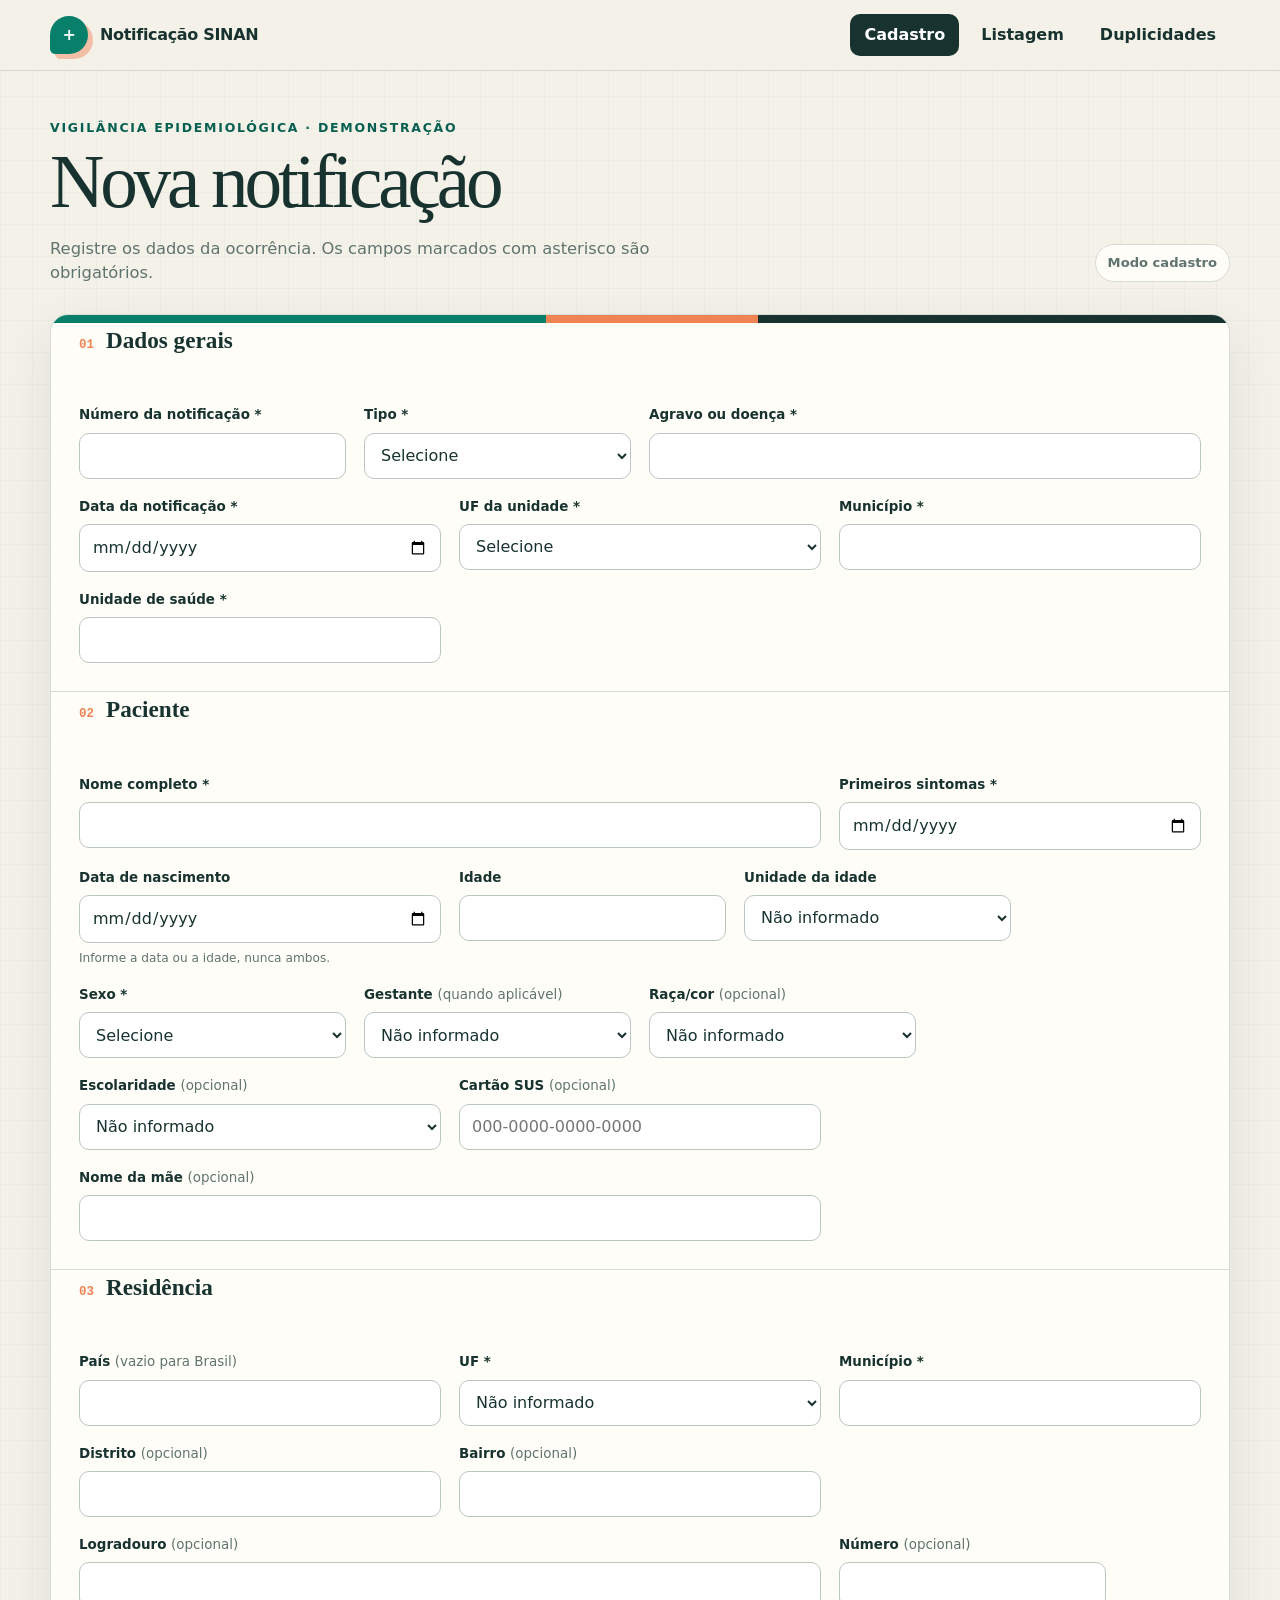
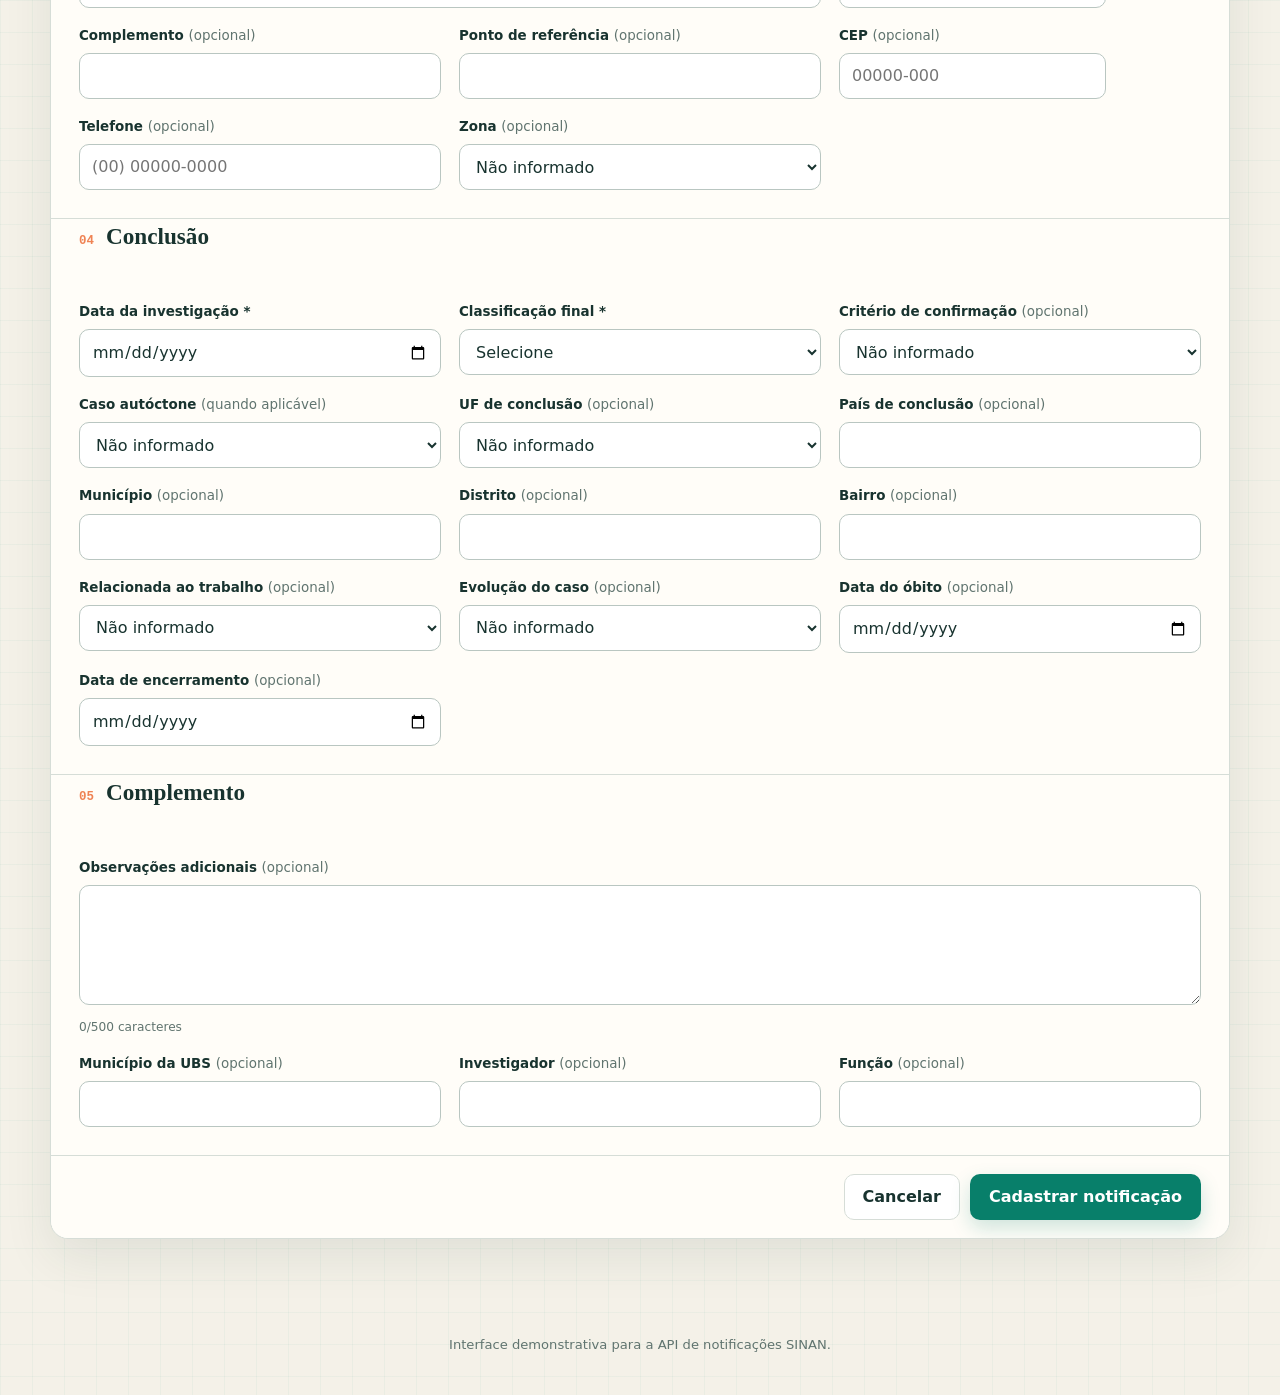
<file: notificacao-sinan/src/main/resources/static/index.html>
<!doctype html>
<html lang="pt-BR">
<head>
    <meta charset="utf-8">
    <meta name="viewport" content="width=device-width, initial-scale=1">
    <meta name="color-scheme" content="light">
    <title>Notificação SINAN | Cadastro</title>
    <link rel="stylesheet" href="style.css">
</head>
<body>
<a class="skip-link" href="#conteudo">Ir para o formulário</a>

<header class="topbar">
    <nav class="nav" aria-label="Navegação principal">
        <a class="brand" href="index.html">
            <span class="brand-mark" aria-hidden="true">+</span>
            <span>Notificação SINAN</span>
        </a>
        <div class="nav-links">
            <a href="index.html" aria-current="page">Cadastro</a>
            <a href="listagem.html">Listagem</a>
            <a href="duplicidades.html">Duplicidades</a>
        </div>
    </nav>
</header>

<main id="conteudo" class="shell">
    <header class="hero">
        <div>
            <p class="eyebrow">Vigilância epidemiológica · demonstração</p>
            <h1 id="tituloPagina">Nova notificação</h1>
            <p class="intro">Registre os dados da ocorrência. Os campos marcados com asterisco são obrigatórios.</p>
        </div>
        <span id="modo" class="mode-chip">Modo cadastro</span>
    </header>

    <div id="status" class="status" role="status" aria-live="polite"></div>

    <form id="formulario" class="form-card" novalidate>
        <div class="form-rail" aria-hidden="true"></div>

        <fieldset>
            <legend>
                <span class="section-heading">
                    <span class="section-number">01</span>
                    <h2>Dados gerais</h2>
                </span>
            </legend>
            <div class="grid">
                <div class="field small">
                    <label for="numero">Número da notificação *</label>
                    <input id="numero" name="numero" type="number" data-api-field="numero">
                </div>
                <div class="field small">
                    <label for="tipoNotificacao">Tipo *</label>
                    <select id="tipoNotificacao" data-api-field="dadosGerais.tipoNotificacao"></select>
                </div>
                <div class="field half">
                    <label for="agravo">Agravo ou doença *</label>
                    <input id="agravo" type="text" data-api-field="dadosGerais.agravo">
                </div>
                <div class="field">
                    <label for="dataNotificacao">Data da notificação *</label>
                    <input id="dataNotificacao" type="date" data-api-field="dadosGerais.dataNotificacao">
                </div>
                <div class="field">
                    <label for="ufNotificacao">UF da unidade *</label>
                    <select id="ufNotificacao" data-api-field="dadosGerais.uf"></select>
                </div>
                <div class="field">
                    <label for="municipioNotificacao">Município *</label>
                    <input id="municipioNotificacao" type="search" list="municipiosNotificacao" autocomplete="off" data-api-field="dadosGerais.municipio">
                    <datalist id="municipiosNotificacao"></datalist>
                </div>
                <div class="field">
                    <label for="ubs">Unidade de saúde *</label>
                    <input id="ubs" type="text" data-api-field="dadosGerais.ubs">
                </div>
            </div>
        </fieldset>

        <fieldset>
            <legend>
                <span class="section-heading">
                    <span class="section-number">02</span>
                    <h2>Paciente</h2>
                </span>
            </legend>
            <div class="grid">
                <div class="field wide">
                    <label for="nomePaciente">Nome completo *</label>
                    <input id="nomePaciente" type="text" autocomplete="name" data-api-field="paciente.nome">
                </div>
                <div class="field">
                    <label for="dataPrimeirosSintomas">Primeiros sintomas *</label>
                    <input id="dataPrimeirosSintomas" type="date" data-api-field="paciente.dataPrimeirosSintomas">
                </div>
                <div class="field">
                    <label for="dataNascimento">Data de nascimento</label>
                    <input id="dataNascimento" type="date" data-api-field="paciente.dataNascimento">
                    <p class="hint">Informe a data ou a idade, nunca ambos.</p>
                </div>
                <div class="field small">
                    <label for="idadeValor">Idade</label>
                    <input id="idadeValor" type="number" data-api-field="paciente.idade.valor">
                </div>
                <div class="field small">
                    <label for="idadeUnidade">Unidade da idade</label>
                    <select id="idadeUnidade" data-api-field="paciente.idade.unidade"></select>
                </div>
                <div class="field small">
                    <label for="sexo">Sexo *</label>
                    <select id="sexo" data-api-field="paciente.sexo"></select>
                </div>
                <div class="field small">
                    <label for="gestante">Gestante <span class="optional">(quando aplicável)</span></label>
                    <select id="gestante" data-api-field="paciente.gestante"></select>
                </div>
                <div class="field small">
                    <label for="raca">Raça/cor <span class="optional">(opcional)</span></label>
                    <select id="raca" data-api-field="paciente.raca"></select>
                </div>
                <div class="field">
                    <label for="escolaridade">Escolaridade <span class="optional">(opcional)</span></label>
                    <select id="escolaridade" data-api-field="paciente.escolaridade"></select>
                </div>
                <div class="field">
                    <label for="cartaoSUS">Cartão SUS <span class="optional">(opcional)</span></label>
                    <input id="cartaoSUS" type="text" placeholder="000-0000-0000-0000" data-api-field="paciente.cartaoSUS">
                </div>
                <div class="field wide">
                    <label for="nomeMae">Nome da mãe <span class="optional">(opcional)</span></label>
                    <input id="nomeMae" type="text" data-api-field="paciente.nomeMae">
                </div>
            </div>
        </fieldset>

        <fieldset>
            <legend>
                <span class="section-heading">
                    <span class="section-number">03</span>
                    <h2>Residência</h2>
                </span>
            </legend>
            <div class="grid">
                <div class="field">
                    <label for="paisResidencia">País <span class="optional">(vazio para Brasil)</span></label>
                    <input id="paisResidencia" type="text" data-api-field="dadosDeResidencia.pais">
                </div>
                <div class="field">
                    <label for="ufResidencia">UF *</label>
                    <select id="ufResidencia" data-api-field="dadosDeResidencia.uf"></select>
                </div>
                <div class="field">
                    <label for="municipioResidencia">Município *</label>
                    <input id="municipioResidencia" type="search" list="municipiosResidencia" autocomplete="off" data-api-field="dadosDeResidencia.municipio">
                    <datalist id="municipiosResidencia"></datalist>
                </div>
                <div class="field">
                    <label for="distritoResidencia">Distrito <span class="optional">(opcional)</span></label>
                    <input id="distritoResidencia" type="text" data-api-field="dadosDeResidencia.distrito">
                </div>
                <div class="field">
                    <label for="bairroResidencia">Bairro <span class="optional">(opcional)</span></label>
                    <input id="bairroResidencia" type="text" data-api-field="dadosDeResidencia.bairro">
                </div>
                <div class="field wide">
                    <label for="logradouro">Logradouro <span class="optional">(opcional)</span></label>
                    <input id="logradouro" type="text" autocomplete="street-address" data-api-field="dadosDeResidencia.logradouro">
                </div>
                <div class="field small">
                    <label for="numeroResidencia">Número <span class="optional">(opcional)</span></label>
                    <input id="numeroResidencia" type="text" data-api-field="dadosDeResidencia.numero">
                </div>
                <div class="field">
                    <label for="complemento">Complemento <span class="optional">(opcional)</span></label>
                    <input id="complemento" type="text" data-api-field="dadosDeResidencia.complemento">
                </div>
                <div class="field">
                    <label for="pontoReferencia">Ponto de referência <span class="optional">(opcional)</span></label>
                    <input id="pontoReferencia" type="text" data-api-field="dadosDeResidencia.pontoReferencia">
                </div>
                <div class="field small">
                    <label for="cep">CEP <span class="optional">(opcional)</span></label>
                    <input id="cep" type="text" placeholder="00000-000" autocomplete="postal-code" data-api-field="dadosDeResidencia.cep">
                </div>
                <div class="field">
                    <label for="telefone">Telefone <span class="optional">(opcional)</span></label>
                    <input id="telefone" type="tel" placeholder="(00) 00000-0000" autocomplete="tel" data-api-field="dadosDeResidencia.telefone">
                </div>
                <div class="field">
                    <label for="zona">Zona <span class="optional">(opcional)</span></label>
                    <select id="zona" data-api-field="dadosDeResidencia.zona"></select>
                </div>
            </div>
        </fieldset>

        <fieldset>
            <legend>
                <span class="section-heading">
                    <span class="section-number">04</span>
                    <h2>Conclusão</h2>
                </span>
            </legend>
            <div class="grid">
                <div class="field">
                    <label for="dataInvestigacao">Data da investigação *</label>
                    <input id="dataInvestigacao" type="date" data-api-field="conclusao.dataDaInvestigacao">
                </div>
                <div class="field">
                    <label for="classificacaoFinal">Classificação final *</label>
                    <select id="classificacaoFinal" data-api-field="conclusao.classificacaoFinal"></select>
                </div>
                <div class="field">
                    <label for="criterioConfirmacao">Critério de confirmação <span class="optional">(opcional)</span></label>
                    <select id="criterioConfirmacao" data-api-field="conclusao.criterioDeConfirmacao"></select>
                </div>
                <div class="field">
                    <label for="autoctone">Caso autóctone <span class="optional">(quando aplicável)</span></label>
                    <select id="autoctone" data-api-field="conclusao.autoctone"></select>
                </div>
                <div class="field">
                    <label for="ufConclusao">UF de conclusão <span class="optional">(opcional)</span></label>
                    <select id="ufConclusao" data-api-field="conclusao.uf"></select>
                </div>
                <div class="field">
                    <label for="paisConclusao">País de conclusão <span class="optional">(opcional)</span></label>
                    <input id="paisConclusao" type="text" data-api-field="conclusao.pais">
                </div>
                <div class="field">
                    <label for="municipioConclusao">Município <span class="optional">(opcional)</span></label>
                    <input id="municipioConclusao" type="search" list="municipiosConclusao" autocomplete="off" data-api-field="conclusao.municipio">
                    <datalist id="municipiosConclusao"></datalist>
                </div>
                <div class="field">
                    <label for="distritoConclusao">Distrito <span class="optional">(opcional)</span></label>
                    <input id="distritoConclusao" type="text" data-api-field="conclusao.distrito">
                </div>
                <div class="field">
                    <label for="bairroConclusao">Bairro <span class="optional">(opcional)</span></label>
                    <input id="bairroConclusao" type="text" data-api-field="conclusao.bairro">
                </div>
                <div class="field">
                    <label for="doencaTrabalho">Relacionada ao trabalho <span class="optional">(opcional)</span></label>
                    <select id="doencaTrabalho" data-api-field="conclusao.doencaTrabalho"></select>
                </div>
                <div class="field">
                    <label for="evolucaoCaso">Evolução do caso <span class="optional">(opcional)</span></label>
                    <select id="evolucaoCaso" data-api-field="conclusao.evolucaoCaso"></select>
                </div>
                <div class="field">
                    <label for="dataObito">Data do óbito <span class="optional">(opcional)</span></label>
                    <input id="dataObito" type="date" data-api-field="conclusao.dataObito">
                </div>
                <div class="field">
                    <label for="dataEncerramento">Data de encerramento <span class="optional">(opcional)</span></label>
                    <input id="dataEncerramento" type="date" data-api-field="conclusao.dataEncerramento">
                </div>
            </div>
        </fieldset>

        <fieldset>
            <legend>
                <span class="section-heading">
                    <span class="section-number">05</span>
                    <h2>Complemento</h2>
                </span>
            </legend>
            <div class="grid">
                <div class="field full">
                    <label for="observacoes">Observações adicionais <span class="optional">(opcional)</span></label>
                    <textarea id="observacoes" data-api-field="observacoesAdicionais"></textarea>
                    <p class="hint"><span id="contadorObservacoes">0</span>/500 caracteres</p>
                </div>
                <div class="field">
                    <label for="municipioUBS">Município da UBS <span class="optional">(opcional)</span></label>
                    <input id="municipioUBS" type="text" data-api-field="investigador.municipioUBS">
                </div>
                <div class="field">
                    <label for="nomeInvestigador">Investigador <span class="optional">(opcional)</span></label>
                    <input id="nomeInvestigador" type="text" data-api-field="investigador.nome">
                </div>
                <div class="field">
                    <label for="funcaoInvestigador">Função <span class="optional">(opcional)</span></label>
                    <input id="funcaoInvestigador" type="text" data-api-field="investigador.funcao">
                </div>
            </div>
        </fieldset>

        <div class="form-actions">
            <a class="button secondary" href="listagem.html">Cancelar</a>
            <button id="salvar" class="button primary" type="submit">Cadastrar notificação</button>
        </div>
    </form>
</main>

<footer>Interface demonstrativa para a API de notificações SINAN.</footer>

<script>
    "use strict";

    const API = "/notificacoes";
    const API_MUNICIPIOS = "/ibge/estados";
    const parametroNumero = new URLSearchParams(window.location.search).get("numero");
    const editando = parametroNumero !== null;

    const opcoes = {
        tipoNotificacao: [
            ["CODIGO_1", "Negativa"], ["CODIGO_2", "Individual"],
            ["CODIGO_3", "Surto"], ["CODIGO_4", "Tracoma"]
        ],
        sexo: [["M", "Masculino"], ["F", "Feminino"], ["I", "Ignorado"]],
        gestante: [
            ["CODIGO_1", "1º trimestre"], ["CODIGO_2", "2º trimestre"],
            ["CODIGO_3", "3º trimestre"], ["CODIGO_4", "Idade gestacional ignorada"],
            ["CODIGO_5", "Não gestante"], ["CODIGO_6", "Não se aplica"],
            ["CODIGO_9", "Ignorado"]
        ],
        raca: [
            ["CODIGO_1", "Branca"], ["CODIGO_2", "Preta"], ["CODIGO_3", "Amarela"],
            ["CODIGO_4", "Parda"], ["CODIGO_5", "Indígena"], ["CODIGO_9", "Ignorado"]
        ],
        escolaridade: [
            ["CODIGO_0", "Analfabeto"], ["CODIGO_1", "1ª a 4ª série incompleta"],
            ["CODIGO_2", "4ª série incompleta"], ["CODIGO_3", "5ª a 8ª série completa"],
            ["CODIGO_4", "Ensino fundamental completo"], ["CODIGO_5", "Ensino médio incompleto"],
            ["CODIGO_6", "Ensino médio completo"], ["CODIGO_7", "Ensino superior incompleto"],
            ["CODIGO_8", "Ensino superior completo"], ["CODIGO_9", "Ignorado"],
            ["CODIGO_10", "Não se aplica"]
        ],
        idadeUnidade: [
            ["CODIGO_1", "Hora"], ["CODIGO_2", "Dia"],
            ["CODIGO_3", "Mês"], ["CODIGO_4", "Ano"]
        ],
        zona: [
            ["CODIGO_1", "Urbana"], ["CODIGO_2", "Rural"],
            ["CODIGO_3", "Periurbana"], ["CODIGO_9", "Outros"]
        ],
        classificacaoFinal: [["CODIGO_1", "Confirmado"], ["CODIGO_2", "Descartado"]],
        criterioConfirmacao: [
            ["CODIGO_1", "Laboratório"], ["CODIGO_2", "Clínico-epidemiológico"]
        ],
        autoctone: [
            ["CODIGO_1", "Sim"], ["CODIGO_2", "Não"], ["CODIGO_3", "Indeterminado"]
        ],
        doencaTrabalho: [
            ["CODIGO_1", "Sim"], ["CODIGO_2", "Não"], ["CODIGO_9", "Ignorado"]
        ],
        evolucaoCaso: [
            ["CODIGO_1", "Cura"], ["CODIGO_2", "Óbito pelo agravo notificado"],
            ["CODIGO_3", "Óbito por outras causas"], ["CODIGO_9", "Ignorado"]
        ]
    };

    const ufs = [
        "AC", "AL", "AP", "AM", "BA", "CE", "DF", "ES", "GO", "MA", "MT", "MS",
        "MG", "PA", "PB", "PR", "PE", "PI", "RJ", "RN", "RS", "RO", "RR", "SC",
        "SP", "SE", "TO"
    ];

    function preencherSelect(id, itens, obrigatorio) {
        const select = document.getElementById(id);
        const vazio = document.createElement("option");
        vazio.value = "";
        vazio.textContent = obrigatorio ? "Selecione" : "Não informado";
        select.append(vazio);

        itens.forEach(function (item) {
            const option = document.createElement("option");
            option.value = item[0];
            option.textContent = item[1];
            select.append(option);
        });
    }

    function preencherUf(id, obrigatorio) {
        preencherSelect(id, ufs.map(function (uf) { return [uf, uf]; }), obrigatorio);
    }

    preencherSelect("tipoNotificacao", opcoes.tipoNotificacao, true);
    preencherSelect("sexo", opcoes.sexo, true);
    preencherSelect("gestante", opcoes.gestante, false);
    preencherSelect("raca", opcoes.raca, false);
    preencherSelect("escolaridade", opcoes.escolaridade, false);
    preencherSelect("idadeUnidade", opcoes.idadeUnidade, false);
    preencherSelect("zona", opcoes.zona, false);
    preencherSelect("classificacaoFinal", opcoes.classificacaoFinal, true);
    preencherSelect("criterioConfirmacao", opcoes.criterioConfirmacao, false);
    preencherSelect("autoctone", opcoes.autoctone, false);
    preencherSelect("doencaTrabalho", opcoes.doencaTrabalho, false);
    preencherSelect("evolucaoCaso", opcoes.evolucaoCaso, false);
    preencherUf("ufNotificacao", true);
    preencherUf("ufResidencia", false);
    preencherUf("ufConclusao", false);

    const formulario = document.getElementById("formulario");
    const salvar = document.getElementById("salvar");
    const status = document.getElementById("status");
    const observacoes = document.getElementById("observacoes");

    const camposMunicipio = [
        { uf: "ufNotificacao", municipio: "municipioNotificacao", lista: "municipiosNotificacao", requisicao: 0 },
        { uf: "ufResidencia", municipio: "municipioResidencia", lista: "municipiosResidencia", requisicao: 0 },
        { uf: "ufConclusao", municipio: "municipioConclusao", lista: "municipiosConclusao", requisicao: 0 }
    ];

    async function carregarMunicipios(campoMunicipio, limparMunicipio) {
        const sigla = document.getElementById(campoMunicipio.uf).value;
        const campo = document.getElementById(campoMunicipio.municipio);
        const lista = document.getElementById(campoMunicipio.lista);
        const requisicao = ++campoMunicipio.requisicao;

        lista.replaceChildren();
        if (limparMunicipio) campo.value = "";
        if (!sigla) return;

        campo.setAttribute("aria-busy", "true");

        try {
            const resposta = await fetch(
                API_MUNICIPIOS + "/" + encodeURIComponent(sigla) + "/municipios"
            );
            const corpo = await lerResposta(resposta);
            if (requisicao !== campoMunicipio.requisicao) return;
            if (!resposta.ok) throw corpo;

            if (Array.isArray(corpo)) {
                corpo.forEach(function (municipio) {
                    if (!municipio || typeof municipio.nome !== "string") return;

                    const option = document.createElement("option");
                    option.value = municipio.nome;
                    lista.append(option);
                });
            }
        } catch (erro) {
            if (requisicao !== campoMunicipio.requisicao) return;
            if (limparMunicipio) {
                mostrarStatus(
                    "info",
                    "Lista de municípios indisponível",
                    mensagensDoErro(erro)
                );
            }
        } finally {
            if (requisicao === campoMunicipio.requisicao) {
                campo.removeAttribute("aria-busy");
            }
        }
    }

    camposMunicipio.forEach(function (campoMunicipio) {
        document.getElementById(campoMunicipio.uf).addEventListener("change", function () {
            carregarMunicipios(campoMunicipio, true);
        });
    });

    function texto(id) {
        const valor = document.getElementById(id).value.trim();
        return valor === "" ? null : valor;
    }

    function valor(id) {
        const valorAtual = document.getElementById(id).value;
        return valorAtual === "" ? null : valorAtual;
    }

    function codigoEnum(valorEnum) {
        if (valorEnum === null || valorEnum === undefined) return "";
        if (typeof valorEnum === "object") return valorEnum.codigo || "";
        return String(valorEnum);
    }

    function definir(id, conteudo) {
        const campo = document.getElementById(id);
        if (campo) campo.value = conteudo === null || conteudo === undefined ? "" : conteudo;
    }

    function montarPayload() {
        const nascimento = valor("dataNascimento");
        const idadeValor = valor("idadeValor");
        const idadeUnidade = valor("idadeUnidade");
        const idade = nascimento || (idadeValor === null && idadeUnidade === null)
                ? null
                : {
                    valor: idadeValor === null ? null : Number(idadeValor),
                    unidade: idadeUnidade
                };
        const numero = valor("numero");

        return {
            numero: numero === null ? null : Number(numero),
            dadosGerais: {
                tipoNotificacao: valor("tipoNotificacao"),
                agravo: texto("agravo"),
                dataNotificacao: valor("dataNotificacao"),
                uf: valor("ufNotificacao"),
                municipio: texto("municipioNotificacao"),
                ubs: texto("ubs")
            },
            paciente: {
                dataPrimeirosSintomas: valor("dataPrimeirosSintomas"),
                nome: texto("nomePaciente"),
                dataNascimento: nascimento,
                idade: idade,
                sexo: valor("sexo"),
                gestante: valor("gestante"),
                raca: valor("raca"),
                escolaridade: valor("escolaridade"),
                cartaoSUS: texto("cartaoSUS"),
                nomeMae: texto("nomeMae")
            },
            dadosDeResidencia: {
                uf: valor("ufResidencia"),
                municipio: texto("municipioResidencia"),
                distrito: texto("distritoResidencia"),
                bairro: texto("bairroResidencia"),
                logradouro: texto("logradouro"),
                numero: texto("numeroResidencia"),
                complemento: texto("complemento"),
                pontoReferencia: texto("pontoReferencia"),
                cep: texto("cep"),
                telefone: texto("telefone"),
                zona: valor("zona"),
                pais: texto("paisResidencia")
            },
            conclusao: {
                dataDaInvestigacao: valor("dataInvestigacao"),
                classificacaoFinal: valor("classificacaoFinal"),
                criterioDeConfirmacao: valor("criterioConfirmacao"),
                autoctone: valor("autoctone"),
                uf: valor("ufConclusao"),
                pais: texto("paisConclusao"),
                municipio: texto("municipioConclusao"),
                distrito: texto("distritoConclusao"),
                bairro: texto("bairroConclusao"),
                doencaTrabalho: valor("doencaTrabalho"),
                evolucaoCaso: valor("evolucaoCaso"),
                dataObito: valor("dataObito"),
                dataEncerramento: valor("dataEncerramento")
            },
            observacoesAdicionais: texto("observacoes"),
            investigador: {
                municipioUBS: texto("municipioUBS"),
                nome: texto("nomeInvestigador"),
                funcao: texto("funcaoInvestigador")
            }
        };
    }

    function preencherFormulario(notificacao) {
        definir("numero", notificacao.numero);
        definir("tipoNotificacao", codigoEnum(notificacao.dadosGerais.tipoNotificacao));
        definir("agravo", notificacao.dadosGerais.agravo);
        definir("dataNotificacao", notificacao.dadosGerais.dataNotificacao);
        definir("ufNotificacao", codigoEnum(notificacao.dadosGerais.uf));
        definir("municipioNotificacao", notificacao.dadosGerais.municipio);
        definir("ubs", notificacao.dadosGerais.ubs);

        definir("dataPrimeirosSintomas", notificacao.paciente.dataPrimeirosSintomas);
        definir("nomePaciente", notificacao.paciente.nome);
        definir("dataNascimento", notificacao.paciente.dataNascimento);
        definir("idadeValor", notificacao.paciente.idade && notificacao.paciente.idade.valor);
        definir("idadeUnidade", codigoEnum(notificacao.paciente.idade && notificacao.paciente.idade.unidade));
        definir("sexo", codigoEnum(notificacao.paciente.sexo));
        definir("gestante", codigoEnum(notificacao.paciente.gestante));
        definir("raca", codigoEnum(notificacao.paciente.raca));
        definir("escolaridade", codigoEnum(notificacao.paciente.escolaridade));
        definir("cartaoSUS", notificacao.paciente.cartaoSUS);
        definir("nomeMae", notificacao.paciente.nomeMae);

        const residencia = notificacao.dadosDeResidencia;
        definir("ufResidencia", codigoEnum(residencia.uf));
        definir("municipioResidencia", residencia.municipio);
        definir("distritoResidencia", residencia.distrito);
        definir("bairroResidencia", residencia.bairro);
        definir("logradouro", residencia.logradouro);
        definir("numeroResidencia", residencia.numero);
        definir("complemento", residencia.complemento);
        definir("pontoReferencia", residencia.pontoReferencia);
        definir("cep", residencia.cep);
        definir("telefone", residencia.telefone);
        definir("zona", codigoEnum(residencia.zona));
        definir("paisResidencia", residencia.pais);

        const conclusao = notificacao.conclusao;
        definir("dataInvestigacao", conclusao.dataDaInvestigacao);
        definir("classificacaoFinal", codigoEnum(conclusao.classificacaoFinal));
        definir("criterioConfirmacao", codigoEnum(conclusao.criterioDeConfirmacao));
        definir("autoctone", codigoEnum(conclusao.autoctone));
        definir("ufConclusao", codigoEnum(conclusao.uf));
        definir("paisConclusao", conclusao.pais);
        definir("municipioConclusao", conclusao.municipio);
        definir("distritoConclusao", conclusao.distrito);
        definir("bairroConclusao", conclusao.bairro);
        definir("doencaTrabalho", codigoEnum(conclusao.doencaTrabalho));
        definir("evolucaoCaso", codigoEnum(conclusao.evolucaoCaso));
        definir("dataObito", conclusao.dataObito);
        definir("dataEncerramento", conclusao.dataEncerramento);

        definir("observacoes", notificacao.observacoesAdicionais);
        if (notificacao.investigador) {
            definir("municipioUBS", notificacao.investigador.municipioUBS);
            definir("nomeInvestigador", notificacao.investigador.nome);
            definir("funcaoInvestigador", notificacao.investigador.funcao);
        }

        camposMunicipio.forEach(function (campoMunicipio) {
            carregarMunicipios(campoMunicipio, false);
        });

        atualizarContador();
    }

    function limparErrosDeCampo() {
        document.querySelectorAll('[aria-invalid="true"]').forEach(function (campo) {
            campo.removeAttribute("aria-invalid");
            campo.removeAttribute("title");
        });
    }

    function mensagensDoErro(corpo) {
        if (!corpo) return ["A API não retornou detalhes sobre o erro."];
        if (typeof corpo === "string") return [corpo];

        const mensagens = [];
        if (corpo.detail) mensagens.push(corpo.detail);

        if (Array.isArray(corpo.erros)) {
            corpo.erros.forEach(function (erro) { mensagens.push(String(erro)); });
        } else if (corpo.erros && typeof corpo.erros === "object") {
            Object.entries(corpo.erros).forEach(function (entrada) {
                const campo = entrada[0];
                const erros = Array.isArray(entrada[1]) ? entrada[1] : [entrada[1]];
                const elemento = document.querySelector('[data-api-field="' + CSS.escape(campo) + '"]');

                erros.forEach(function (erro) {
                    mensagens.push(campo + ": " + erro);
                });

                if (elemento) {
                    elemento.setAttribute("aria-invalid", "true");
                    elemento.title = erros.join(" ");
                }
            });
        }

        if (mensagens.length === 0 && corpo.title) mensagens.push(corpo.title);
        return mensagens.length > 0 ? mensagens : ["Não foi possível concluir a operação."];
    }

    function mostrarStatus(tipo, titulo, mensagens) {
        status.replaceChildren();
        status.className = "status visible " + tipo;

        const destaque = document.createElement("strong");
        destaque.textContent = titulo;
        status.append(destaque);

        if (mensagens && mensagens.length) {
            const lista = document.createElement("ul");
            mensagens.forEach(function (mensagem) {
                const item = document.createElement("li");
                item.textContent = mensagem;
                lista.append(item);
            });
            status.append(lista);
        }

        status.scrollIntoView({ behavior: "smooth", block: "center" });
    }

    async function lerResposta(resposta) {
        if (resposta.status === 204) return null;
        const tipo = resposta.headers.get("content-type") || "";
        return tipo.includes("json") ? resposta.json() : resposta.text();
    }

    async function carregarEdicao() {
        if (!editando) return;

        document.getElementById("tituloPagina").textContent = "Alterar notificação";
        document.getElementById("modo").textContent = "Modo alteração · Nº " + parametroNumero;
        document.getElementById("numero").readOnly = true;
        salvar.textContent = "Salvar alterações";
        salvar.disabled = true;
        mostrarStatus("info", "Carregando notificação…", []);

        try {
            const resposta = await fetch(API + "/" + encodeURIComponent(parametroNumero));
            const corpo = await lerResposta(resposta);
            if (!resposta.ok) throw corpo;
            preencherFormulario(corpo);
            status.className = "status";
        } catch (erro) {
            mostrarStatus("error", "Não foi possível carregar a notificação", mensagensDoErro(erro));
        } finally {
            salvar.disabled = false;
        }
    }

    function atualizarContador() {
        document.getElementById("contadorObservacoes").textContent = String(observacoes.value.length);
    }

    observacoes.addEventListener("input", atualizarContador);

    formulario.addEventListener("submit", async function (evento) {
        evento.preventDefault();
        limparErrosDeCampo();
        status.className = "status";

        salvar.disabled = true;
        salvar.textContent = editando ? "Salvando…" : "Cadastrando…";

        try {
            const resposta = await fetch(
                editando ? API + "/" + encodeURIComponent(parametroNumero) : API,
                {
                    method: editando ? "PUT" : "POST",
                    headers: { "Content-Type": "application/json" },
                    body: JSON.stringify(montarPayload())
                }
            );
            const corpo = await lerResposta(resposta);
            if (!resposta.ok) throw corpo;

            mostrarStatus(
                "success",
                editando ? "Notificação atualizada" : "Notificação cadastrada",
                ["Os dados foram salvos com sucesso."]
            );

            if (!editando) {
                formulario.reset();
                camposMunicipio.forEach(function (campoMunicipio) {
                    document.getElementById(campoMunicipio.lista).replaceChildren();
                    campoMunicipio.requisicao += 1;
                });
                atualizarContador();
            }
        } catch (erro) {
            mostrarStatus("error", "Revise os dados informados", mensagensDoErro(erro));
        } finally {
            salvar.disabled = false;
            salvar.textContent = editando ? "Salvar alterações" : "Cadastrar notificação";
        }
    });

    atualizarContador();
    carregarEdicao();
</script>
</body>
</html>
</file>
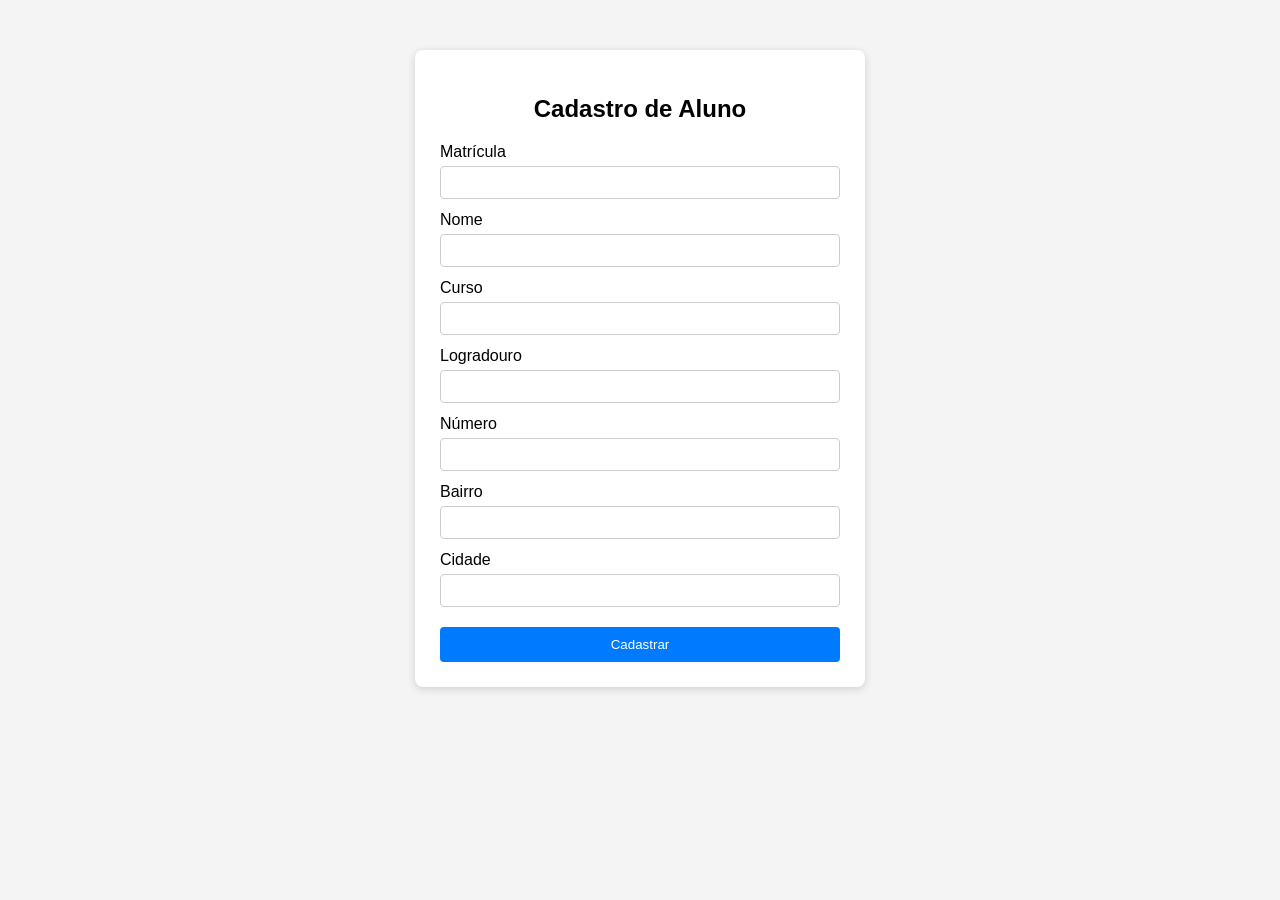
<file: aluno-form.html>
<!DOCTYPE html>
<html lang="pt-BR">

<head>
    <meta charset="UTF-8">
    <title>Cadastro de Aluno</title>

    <style>
        body {
            font-family: Arial, sans-serif;
            background-color: #f4f4f4;
        }

        form {
            width: 400px;
            margin: 50px auto;
            padding: 25px;
            background-color: white;
            border-radius: 8px;
            box-shadow: 0 2px 8px rgba(0, 0, 0, 0.15);
        }

        h2 {
            text-align: center;
        }

        label {
            display: block;
            margin-top: 12px;
            margin-bottom: 5px;
        }

        input {
            width: 100%;
            padding: 8px;
            box-sizing: border-box;
            border: 1px solid #ccc;
            border-radius: 4px;
        }

        button {
            width: 100%;
            margin-top: 20px;
            padding: 10px;
            border: none;
            border-radius: 4px;
            background-color: #007bff;
            color: white;
            cursor: pointer;
        }

        button:hover {
            background-color: #0056b3;
        }
    </style>
</head>

<body>

    <form action="http://localhost:8080/alunos/form" method="post">

        <h2>Cadastro de Aluno</h2>

        <label for="matricula">Matrícula</label>
        <input type="text" id="matricula" name="matricula">

        <label for="nome">Nome</label>
        <input type="text" id="nome" name="nome">

        <label for="curso">Curso</label>
        <input type="text" id="curso" name="curso">

        <label for="logradouro">Logradouro</label>
        <input type="text" id="logradouro" name="endereco.logradouro">

        <label for="numero">Número</label>
        <input type="text" id="numero" name="endereco.numero">

        <label for="bairro">Bairro</label>
        <input type="text" id="bairro" name="endereco.bairro">

        <label for="cidade">Cidade</label>
        <input type="text" id="cidade" name="endereco.cidade">

        <button type="submit">Cadastrar</button>

    </form>

</body>

</html>
</file>
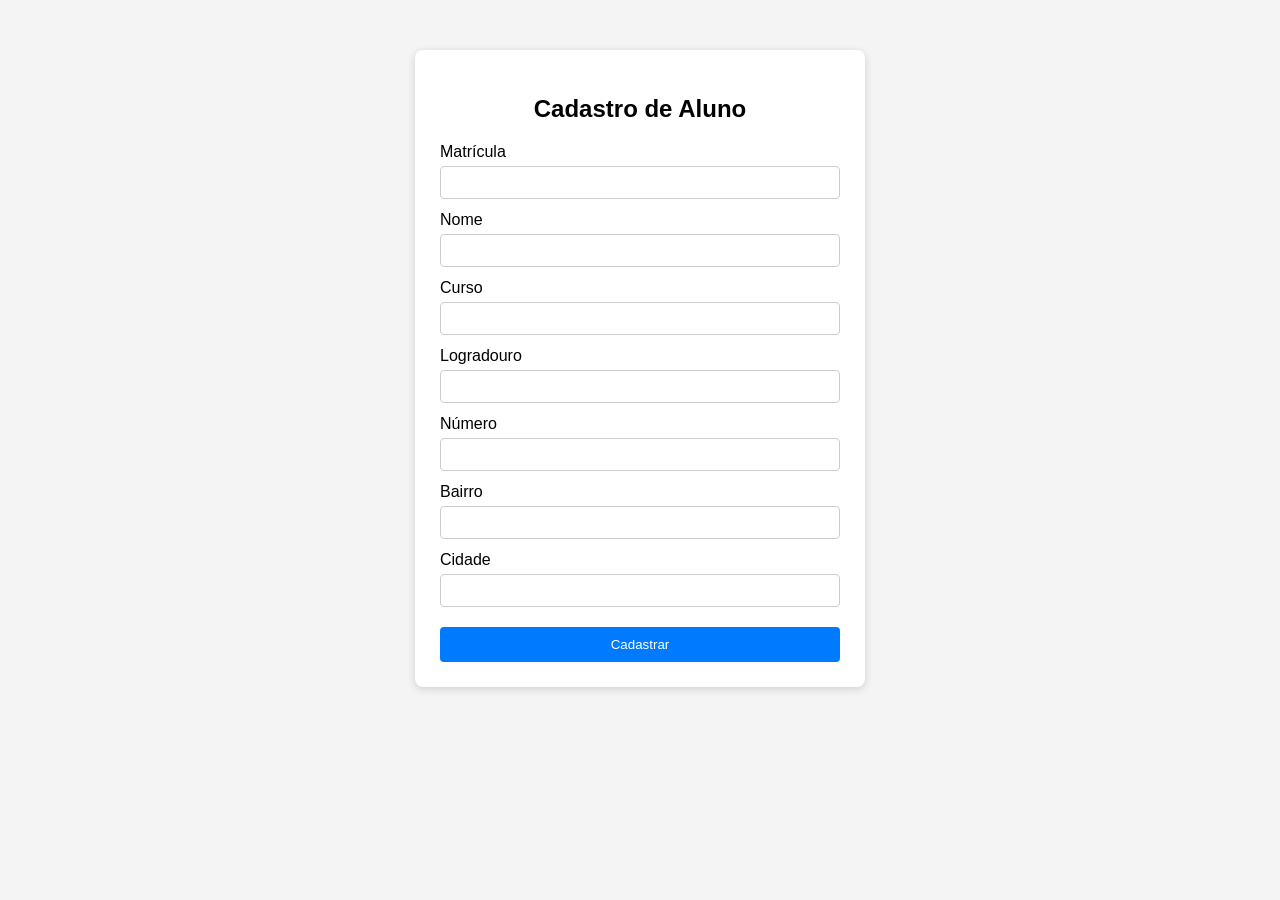
<file: aluno-rest.html>
<!DOCTYPE html>
<html lang="pt-BR">

<head>
    <meta charset="UTF-8">
    <title>Cadastro de Aluno</title>

    <style>
        body {
            font-family: Arial, sans-serif;
            background-color: #f4f4f4;
        }

        form {
            width: 400px;
            margin: 50px auto;
            padding: 25px;
            background-color: white;
            border-radius: 8px;
            box-shadow: 0 2px 8px rgba(0, 0, 0, 0.15);
        }

        h2 {
            text-align: center;
        }

        label {
            display: block;
            margin-top: 12px;
            margin-bottom: 5px;
        }

        input {
            width: 100%;
            padding: 8px;
            box-sizing: border-box;
            border: 1px solid #ccc;
            border-radius: 4px;
        }

        button {
            width: 100%;
            margin-top: 20px;
            padding: 10px;
            border: none;
            border-radius: 4px;
            background-color: #007bff;
            color: white;
            cursor: pointer;
        }

        button:hover {
            background-color: #0056b3;
        }
    </style>
</head>

<body>

    <form id="form-aluno">

        <h2>Cadastro de Aluno</h2>

        <label for="matricula">Matrícula</label>
        <input type="number" id="matricula">

        <label for="nome">Nome</label>
        <input type="text" id="nome">

        <label for="curso">Curso</label>
        <input type="text" id="curso">

        <label for="logradouro">Logradouro</label>
        <input type="text" id="logradouro">

        <label for="numero">Número</label>
        <input type="text" id="numero">

        <label for="bairro">Bairro</label>
        <input type="text" id="bairro">

        <label for="cidade">Cidade</label>
        <input type="text" id="cidade">

        <button type="submit">Cadastrar</button>

    </form>

    <script>
        const form = document.querySelector("#form-aluno");

        form.addEventListener("submit", async (event) => {
            event.preventDefault();

            const aluno = {
                matricula: document.querySelector("#matricula").value,
                nome: document.querySelector("#nome").value,
                curso: document.querySelector("#curso").value,

                endereco: {
                    logradouro: document.querySelector("#logradouro").value,
                    numero: document.querySelector("#numero").value,
                    bairro: document.querySelector("#bairro").value,
                    cidade: document.querySelector("#cidade").value
                }
            };

            const response = await fetch("http://localhost:8080/alunos", {
                method: "POST",

                headers: {
                    "Content-Type": "application/json"
                },

                body: JSON.stringify(aluno)
            });

            const resultado = await response.json();

            console.log(resultado);
        });
    </script>

</body>

</html>
</file>
<file: notificacao-sinan/src/main/resources/static/style.css>
:root {
    --ink: #18332f;
    --muted: #60746f;
    --paper: #f4f1e8;
    --surface: #fffdf8;
    --line: #d6ddd7;
    --brand: #087f6a;
    --brand-dark: #075f52;
    --accent: #ef8354;
    --danger: #b23a32;
    --success: #1f775e;
    --shadow: 0 18px 50px rgba(24, 51, 47, .09);
    --radius: 18px;
}

* { box-sizing: border-box; }

html { scroll-behavior: smooth; }

body {
    margin: 0;
    color: var(--ink);
    background:
        linear-gradient(90deg, rgba(8, 127, 106, .04) 1px, transparent 1px),
        linear-gradient(rgba(8, 127, 106, .04) 1px, transparent 1px),
        var(--paper);
    background-size: 32px 32px;
    font-family: Inter, ui-sans-serif, system-ui, -apple-system, BlinkMacSystemFont, "Segoe UI", sans-serif;
    line-height: 1.5;
}

a { color: inherit; }

button, input, select, textarea { font: inherit; }

.skip-link {
    position: fixed;
    top: 10px;
    left: 10px;
    z-index: 20;
    padding: 10px 14px;
    color: white;
    background: var(--ink);
    border-radius: 8px;
    transform: translateY(-150%);
}

.skip-link:focus { transform: translateY(0); }

.topbar {
    position: sticky;
    top: 0;
    z-index: 10;
    border-bottom: 1px solid rgba(24, 51, 47, .14);
    background: rgba(244, 241, 232, .94);
    backdrop-filter: blur(14px);
}

.nav {
    width: min(1180px, calc(100% - 32px));
    min-height: 70px;
    margin: 0 auto;
    display: flex;
    align-items: center;
    justify-content: space-between;
    gap: 20px;
}

.brand {
    display: flex;
    align-items: center;
    gap: 12px;
    text-decoration: none;
    font-weight: 800;
    letter-spacing: -.02em;
}

.brand-mark {
    width: 38px;
    height: 38px;
    display: grid;
    place-items: center;
    color: white;
    background: var(--brand);
    border-radius: 50% 50% 50% 14%;
    box-shadow: 5px 5px 0 rgba(239, 131, 84, .45);
}

.nav-links {
    display: flex;
    align-items: center;
    gap: 8px;
}

.nav-links a {
    min-height: 42px;
    display: inline-flex;
    align-items: center;
    padding: 0 14px;
    text-decoration: none;
    border-radius: 10px;
    font-weight: 700;
}

.nav-links a[aria-current="page"] {
    color: white;
    background: var(--ink);
}

.nav-links a:hover { background: rgba(8, 127, 106, .1); }

.shell {
    width: min(1180px, calc(100% - 32px));
    margin: 0 auto;
    padding: 48px 0 72px;
}

.hero {
    display: grid;
    grid-template-columns: minmax(0, 1fr) auto;
    align-items: end;
    gap: 24px;
    margin-bottom: 28px;
}

.eyebrow {
    margin: 0 0 8px;
    color: var(--brand-dark);
    font-size: .78rem;
    font-weight: 850;
    letter-spacing: .14em;
    text-transform: uppercase;
}

h1 {
    max-width: 760px;
    margin: 0;
    font-family: Georgia, "Times New Roman", serif;
    font-size: clamp(2.25rem, 6vw, 4.7rem);
    font-weight: 500;
    letter-spacing: -.055em;
    line-height: .97;
}

.intro {
    max-width: 690px;
    margin: 18px 0 0;
    color: var(--muted);
    font-size: 1.02rem;
}

.mode-chip {
    margin-bottom: 4px;
    padding: 8px 12px;
    border: 1px solid var(--line);
    border-radius: 999px;
    background: var(--surface);
    color: var(--muted);
    font-size: .82rem;
    font-weight: 800;
    white-space: nowrap;
}

.status {
    display: none;
    margin: 0 0 20px;
    padding: 14px 16px;
    border: 1px solid;
    border-left-width: 6px;
    border-radius: 12px;
    background: var(--surface);
}

.status.visible { display: block; }
.status.success { border-color: #8bc8b7; color: var(--success); }
.status.error { border-color: #e6a7a2; color: var(--danger); }
.status.info { border-color: #9bbcb6; color: var(--ink); }

.status strong { display: block; margin-bottom: 4px; }
.status ul { margin: 8px 0 0; padding-left: 20px; }

.form-card,
.panel,
.table-card {
    overflow: hidden;
    border: 1px solid var(--line);
    border-radius: var(--radius);
    background: var(--surface);
    box-shadow: var(--shadow);
}

.form-rail {
    height: 8px;
    background: linear-gradient(90deg, var(--brand) 0 42%, var(--accent) 42% 60%, var(--ink) 60%);
}

fieldset {
    margin: 0;
    padding: 28px;
    border: 0;
    border-bottom: 1px solid var(--line);
}

fieldset:last-of-type { border-bottom: 0; }

legend {
    width: 100%;
    padding: 0;
}

.section-heading {
    display: flex;
    align-items: baseline;
    gap: 12px;
    margin-bottom: 20px;
}

.section-number {
    color: var(--accent);
    font-family: ui-monospace, SFMono-Regular, Menlo, monospace;
    font-size: .78rem;
    font-weight: 900;
}

.section-heading h2,
.panel-heading h2 {
    margin: 0;
    font-family: Georgia, "Times New Roman", serif;
    font-size: 1.45rem;
    font-weight: 600;
}

.grid {
    display: grid;
    grid-template-columns: repeat(12, minmax(0, 1fr));
    gap: 18px;
}

.field {
    grid-column: span 4;
    min-width: 0;
}

.field.half { grid-column: span 6; }
.field.wide { grid-column: span 8; }
.field.full { grid-column: 1 / -1; }
.field.small { grid-column: span 3; }

label {
    display: block;
    margin-bottom: 7px;
    font-size: .84rem;
    font-weight: 800;
}

.optional {
    color: var(--muted);
    font-weight: 500;
}

input, select, textarea {
    width: 100%;
    min-height: 46px;
    padding: 10px 12px;
    color: var(--ink);
    border: 1px solid #b9c6c1;
    border-radius: 10px;
    background: #fff;
    outline: none;
    transition: border-color .18s ease, box-shadow .18s ease, background .18s ease;
}

textarea {
    min-height: 120px;
    resize: vertical;
}

input:focus, select:focus, textarea:focus {
    border-color: var(--brand);
    box-shadow: 0 0 0 4px rgba(8, 127, 106, .12);
}

input[readonly] {
    color: var(--muted);
    background: #eef1ed;
    cursor: not-allowed;
}

input[aria-invalid="true"], select[aria-invalid="true"], textarea[aria-invalid="true"] {
    border-color: var(--danger);
    box-shadow: 0 0 0 3px rgba(178, 58, 50, .1);
}

.hint {
    margin: 6px 0 0;
    color: var(--muted);
    font-size: .76rem;
}

.form-actions,
.filter-actions {
    display: flex;
    justify-content: flex-end;
    gap: 10px;
}

.form-actions {
    position: sticky;
    bottom: 0;
    z-index: 5;
    padding: 18px 28px;
    border-top: 1px solid var(--line);
    background: rgba(255, 253, 248, .95);
    backdrop-filter: blur(10px);
}

.button {
    min-height: 46px;
    display: inline-flex;
    align-items: center;
    justify-content: center;
    gap: 8px;
    padding: 0 18px;
    border: 1px solid transparent;
    border-radius: 10px;
    cursor: pointer;
    font-weight: 850;
    text-decoration: none;
    transition: transform .18s ease, box-shadow .18s ease, background .18s ease;
}

.button:hover { transform: translateY(-1px); }
.button:focus-visible { outline: 3px solid rgba(239, 131, 84, .45); outline-offset: 2px; }
.button:disabled { cursor: wait; opacity: .65; transform: none; }
.button.primary { color: white; background: var(--brand); box-shadow: 0 8px 20px rgba(8, 127, 106, .2); }
.button.primary:hover { background: var(--brand-dark); }
.button.secondary { color: var(--ink); border-color: var(--line); background: white; }
.button.danger { color: var(--danger); border-color: #e6b3ae; background: #fff8f7; }
.button.compact { min-height: 36px; padding: 0 11px; font-size: .78rem; }

.panel { margin-bottom: 22px; }

.panel-heading {
    display: flex;
    align-items: center;
    justify-content: space-between;
    gap: 16px;
    padding: 22px 24px 0;
}

.filters { padding: 22px 24px 24px; }

.filters-grid {
    display: grid;
    grid-template-columns: repeat(4, minmax(0, 1fr));
    gap: 16px;
}

.filter-actions {
    align-items: end;
    grid-column: 3 / -1;
}

.table-card { overflow: visible; }

.table-summary {
    min-height: 64px;
    display: flex;
    align-items: center;
    justify-content: space-between;
    gap: 16px;
    padding: 14px 18px;
    border-bottom: 1px solid var(--line);
}

.table-summary p { margin: 0; color: var(--muted); }

.table-title {
    margin: 0;
    font: 600 1.3rem Georgia, "Times New Roman", serif;
}

.table-scroll {
    overflow-x: auto;
    border-radius: 0 0 var(--radius) var(--radius);
}

table {
    width: 100%;
    min-width: 980px;
    border-collapse: collapse;
    background: var(--surface);
}

th, td {
    padding: 14px 16px;
    border-bottom: 1px solid var(--line);
    text-align: left;
    vertical-align: middle;
}

th {
    color: var(--muted);
    background: #f0f4f0;
    font-size: .75rem;
    letter-spacing: .06em;
    text-transform: uppercase;
}

tbody tr:hover { background: #f8faf6; }
tbody tr:last-child td { border-bottom: 0; }

.sort-button {
    display: inline-flex;
    align-items: center;
    gap: 6px;
    padding: 0;
    color: inherit;
    border: 0;
    background: transparent;
    cursor: pointer;
    font: inherit;
    font-weight: 850;
    letter-spacing: inherit;
    text-transform: inherit;
}

.sort-button::after { content: "↕"; color: #8fa19b; font-size: .9rem; }
.sort-button[data-active="true"]::after { content: attr(data-arrow); color: var(--brand); }
.sort-button:focus-visible { outline: 2px solid var(--accent); outline-offset: 4px; }

.cell-main { display: block; font-weight: 800; }
.cell-note { display: block; color: var(--muted); font-size: .78rem; }

.actions {
    display: flex;
    align-items: center;
    gap: 7px;
}

.empty-cell {
    padding: 52px 20px;
    color: var(--muted);
    text-align: center;
}

.pagination {
    display: flex;
    align-items: center;
    justify-content: space-between;
    gap: 16px;
    margin-top: 18px;
}

.pagination-info {
    color: var(--muted);
    font-size: .88rem;
    font-weight: 700;
}

.pagination-buttons { display: flex; gap: 8px; }

footer {
    padding: 24px 16px 40px;
    color: var(--muted);
    text-align: center;
    font-size: .82rem;
}

@media (max-width: 900px) {
    .filters-grid { grid-template-columns: repeat(2, minmax(0, 1fr)); }
    .filter-actions { grid-column: 1 / -1; }
}

@media (max-width: 820px) {
    .hero { grid-template-columns: 1fr; align-items: start; }
    .mode-chip { justify-self: start; }
    .field, .field.small { grid-column: span 6; }
    .field.wide { grid-column: 1 / -1; }
}

@media (max-width: 560px) {
    .nav { flex-direction: column; align-items: stretch; padding: 12px 0; }
    .brand span:last-child { display: none; }
    .nav-links { width: 100%; justify-content: flex-start; }
    .nav-links a { padding: 0 10px; font-size: .88rem; }
    .shell { width: min(100% - 20px, 1180px); padding-top: 32px; }
    fieldset { padding: 22px 16px; }
    .field, .field.half, .field.wide, .field.small { grid-column: 1 / -1; }
    .form-actions { padding: 14px 16px; }
    .form-actions .button { flex: 1; padding: 0 10px; }
    .filters-grid { grid-template-columns: 1fr; }
    .filter-actions { flex-direction: column-reverse; align-items: stretch; }
    .panel-heading, .table-summary, .pagination { align-items: flex-start; flex-direction: column; }
    .pagination-buttons { width: 100%; }
    .pagination-buttons .button { flex: 1; }
}

@media (prefers-reduced-motion: reduce) {
    *, *::before, *::after {
        scroll-behavior: auto !important;
        transition: none !important;
    }
}
</file>
